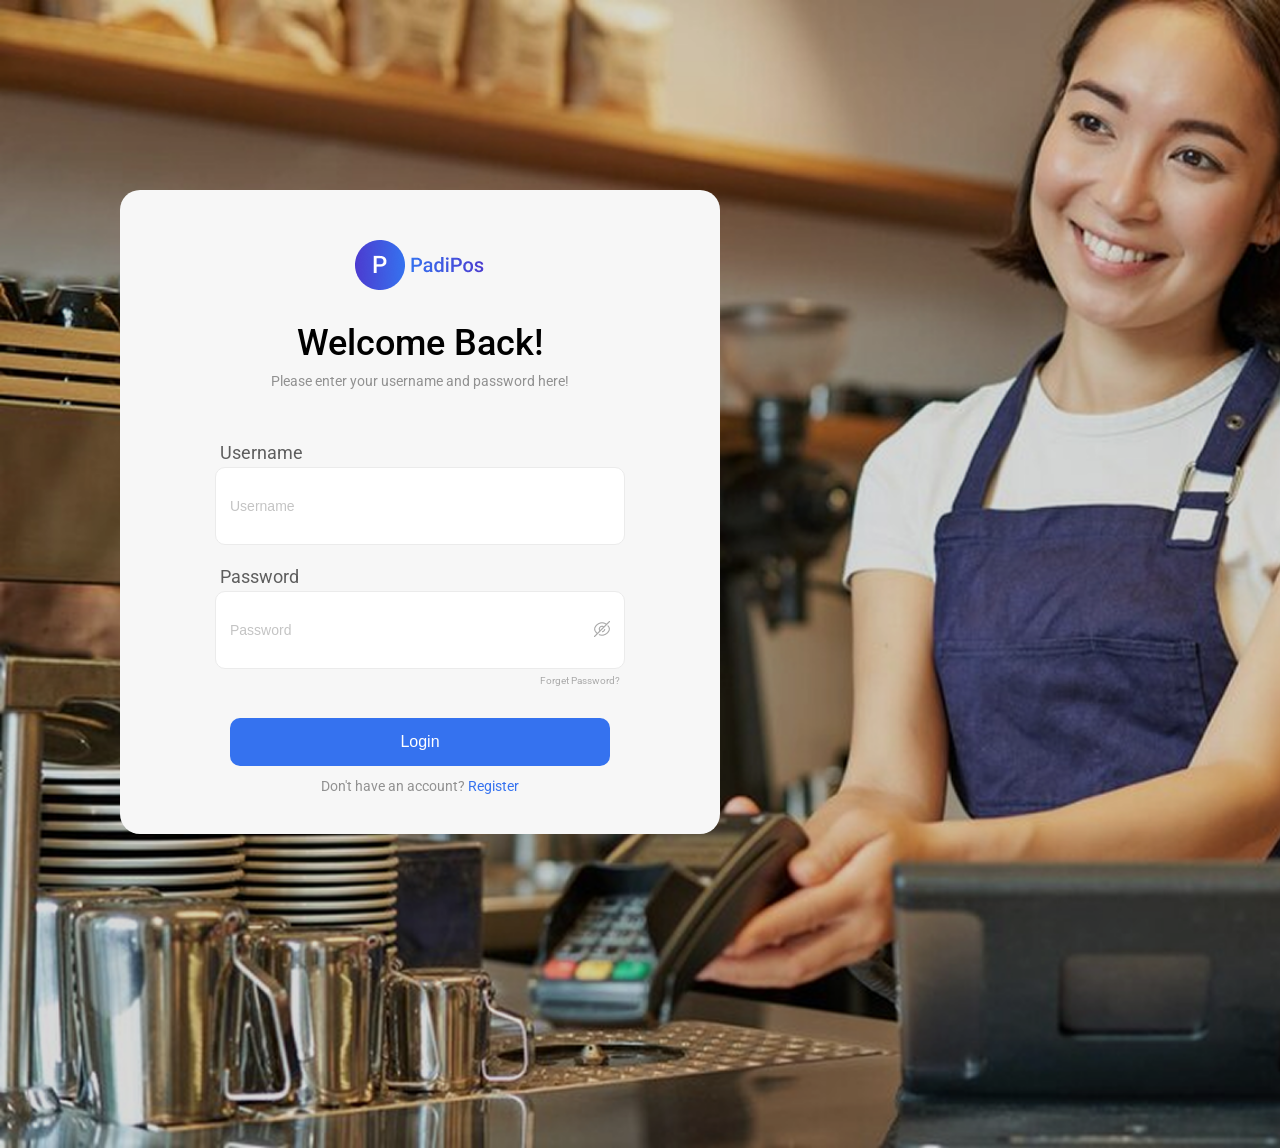
<file: index.html>
<!doctype html>
<html lang="en">
  <head>
    <meta charset="UTF-8" />
    <meta name="viewport" content="width=device-width, initial-scale=1.0" />
    <title>Login</title>
    <link rel="stylesheet" href="login.css" />

    <!-- Google Font -->
    <style>
      @import url("https://fonts.googleapis.com/css2?family=Roboto:ital,wght@0,100..900;1,100..900&display=swap");
    </style>
  </head>

  <body>
    <main>
      <div class="container">
        <div class="login-container">
          <div class="login-content">
            <!-- Logo -->
            <div class="login-logo">
              <img src="assets/login-logo.png" alt="Login Logo" />
            </div>
            <!-- Title -->
            <div class="login-title">
              <h1>Welcome Back!</h1>
              <h2>Please enter your username and password here!</h2>
            </div>
            <!-- Form -->
            <div class="login-form">
              <div class="form-username">
                <label>Username</label>
                <input
                  type="text"
                  name="username"
                  id="username"
                  placeholder="Username"
                />
              </div>
              <div class="form-password">
                <label>Password</label>
                <div class="password-wrapper">
                  <input
                    type="password"
                    name="password"
                    id="password"
                    placeholder="Password"
                  />
                  <span class="toggle-password" onclick="togglePassword()">
                    <img src="assets/eye-slash.png" alt="Show Password" />
                  </span>
                </div>
                <div class="forget-password">
                  <a href="reset_password.html">
                    <p>Forget Password?</p>
                  </a>
                </div>
              </div>
              <div class="form-button">
                <a href="cashier.html">
                  <button class="login">Login</button>
                </a>
              </div>
              <div class="form-register">
                <p>
                  Don't have an account?
                  <span
                    ><a href="register.html" target="_self">Register</a></span
                  >
                </p>
              </div>
            </div>
          </div>
        </div>
      </div>
    </main>
    <script>
      function togglePassword() {
        const input = document.getElementById("password");
        input.type = input.type === "password" ? "text" : "password";
      }
    </script>
  </body>
</html>
</file>
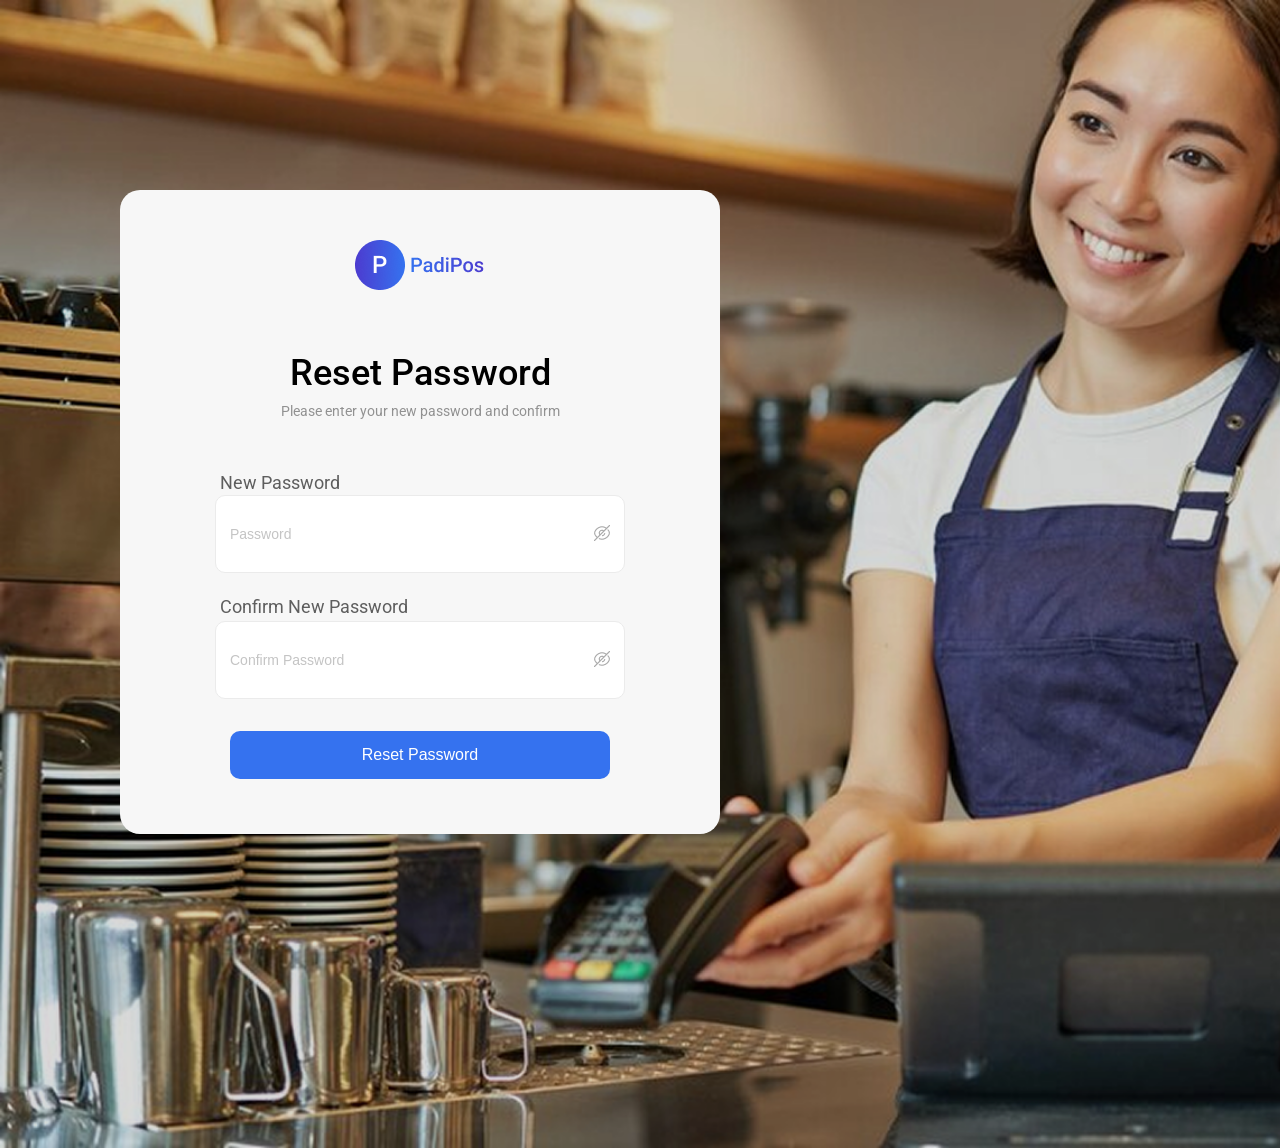
<file: new_password.html>
<!doctype html>
<html lang="en">
  <head>
    <meta charset="UTF-8" />
    <meta name="viewport" content="width=device-width, initial-scale=1.0" />
    <title>Reset Password</title>
    <link rel="stylesheet" href="new_password.css" />

    <!-- Google Font -->
    <style>
      @import url("https://fonts.googleapis.com/css2?family=Roboto:ital,wght@0,100..900;1,100..900&display=swap");
    </style>
  </head>
  <body>
    <main>
      <div class="container">
        <div class="new-password-container">
          <div class="new-password-content">
            <!-- Logo -->
            <div class="new-password-logo">
              <img src="assets/login-logo.png" alt="Reset Password Logo" />
            </div>
            <!-- Title -->
            <div class="new-password-title">
              <h1>Reset Password</h1>
              <h2>Please enter your new password and confirm</h2>
            </div>
            <!-- Form -->
            <div class="new-password-form">
              <div class="form-new-password">
                <label>New Password</label>
                <div class="password-wrapper">
                  <input
                    type="password"
                    name="password"
                    id="password"
                    placeholder="Password"
                  />
                  <span class="toggle-password" onclick="togglePassword()">
                    <img src="assets/eye-slash.png" alt="Show Password" />
                  </span>
                </div>
              </div>
              <div class="confirm-new-password">
                <label>Confirm New Password</label>
                <div class="password-wrapper">
                  <input
                    type="password"
                    name="confirm-password"
                    id="confirm-password"
                    placeholder="Confirm Password"
                  />
                  <span
                    class="toggle-password"
                    onclick="toggleConfirmPassword()"
                  >
                    <img src="assets/eye-slash.png" alt="Show Password" />
                  </span>
                </div>
              </div>
              <div class="form-button">
                <a href="index.html">
                  <button class="reset-password">Reset Password</button>
                </a>
              </div>
            </div>
          </div>
        </div>
      </div>
    </main>
    <script>
      function togglePassword() {
        const input = document.getElementById("password");
        input.type = input.type === "password" ? "text" : "password";
      }
      function toggleConfirmPassword() {
        const inputConfirm = document.getElementById("confirm-password");
        inputConfirm.type =
          inputConfirm.type === "password" ? "text" : "password";
      }
    </script>
  </body>
</html>
</file>
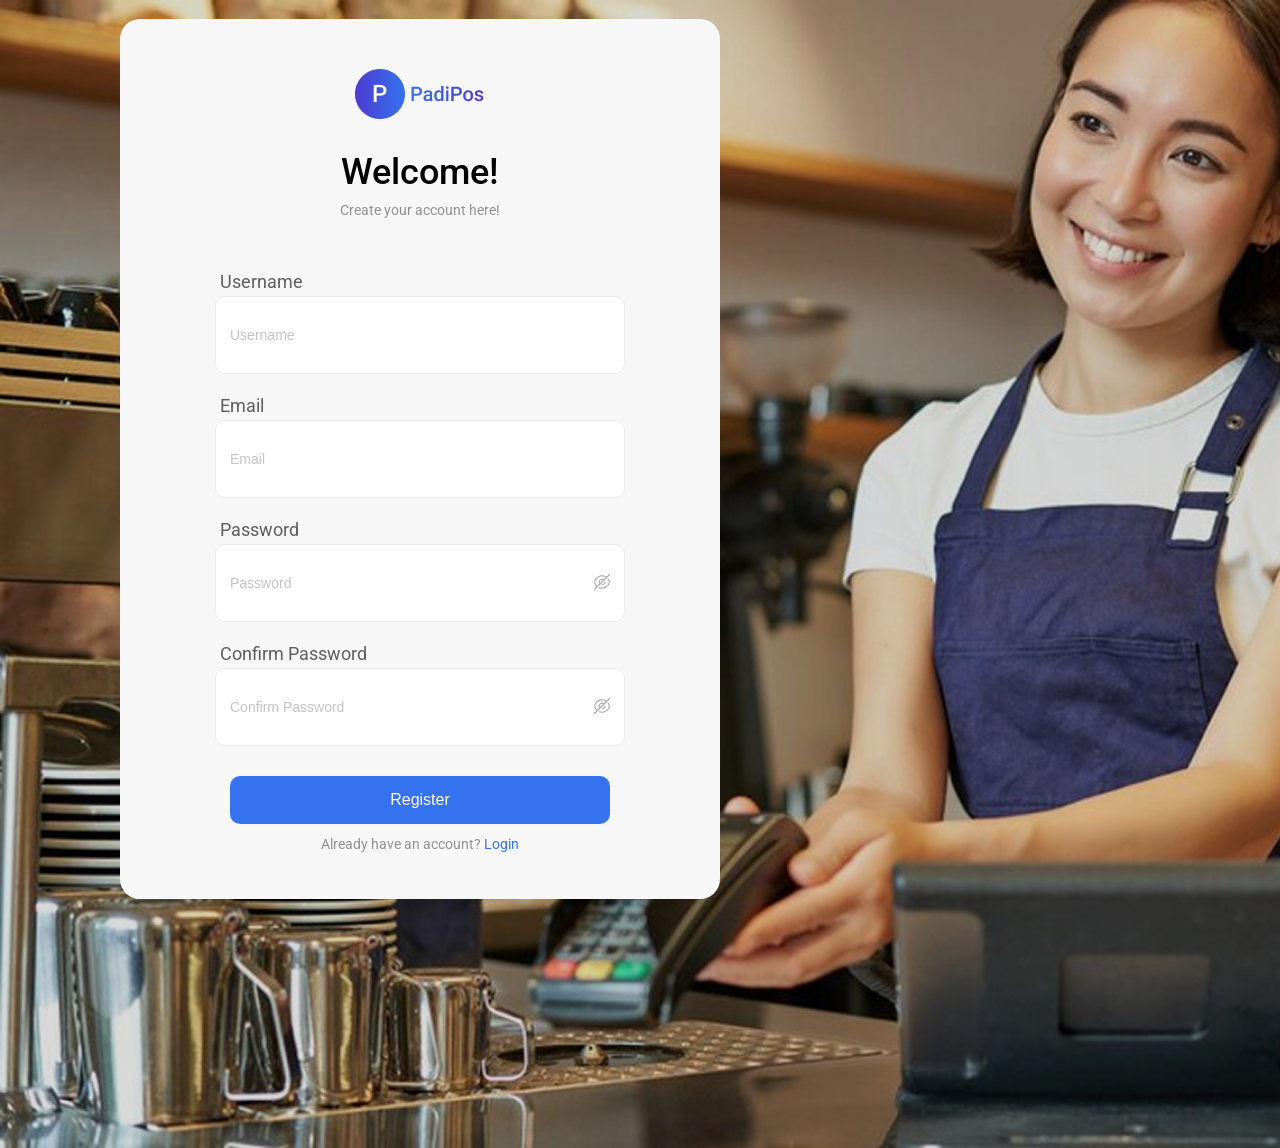
<file: register.html>
<!doctype html>
<html lang="en">
  <head>
    <meta charset="UTF-8" />
    <meta name="viewport" content="width=device-width, initial-scale=1.0" />
    <title>Register</title>
    <link rel="stylesheet" href="register.css" />

    <!-- Google Font -->
    <style>
      @import url("https://fonts.googleapis.com/css2?family=Roboto:ital,wght@0,100..900;1,100..900&display=swap");
    </style>
  </head>
  <body>
    <main>
      <div class="container">
        <div class="register-container">
          <div class="register-content">
            <!-- Logo -->
            <div class="register-logo">
              <img src="assets/login-logo.png" alt="Register Logo" />
            </div>

            <!-- Title -->
            <div class="register-title">
              <h1>Welcome!</h1>
              <h2>Create your account here!</h2>
            </div>

            <!-- Form -->
            <div class="register-form">
              <div class="form-username">
                <label>Username</label>
                <input
                  type="text"
                  name="username"
                  id="username"
                  placeholder="Username"
                />
              </div>
              <div class="form-email">
                <label>Email</label>
                <input
                  type="email"
                  name="email"
                  id="email"
                  placeholder="Email"
                />
              </div>
              <div class="form-password">
                <label>Password</label>
                <div class="password-wrapper">
                  <input
                    type="password"
                    name="password"
                    id="password"
                    placeholder="Password"
                  />
                  <span class="toggle-password" onclick="togglePassword()">
                    <img src="assets/eye-slash.png" alt="Show Password" />
                  </span>
                </div>
              </div>

              <div class="confirm-password">
                <label>Confirm Password</label>
                <div class="password-wrapper">
                  <input
                    type="password"
                    name="confirm-password"
                    id="confirm-password"
                    placeholder="Confirm Password"
                  />
                  <span
                    class="toggle-password"
                    onclick="toggleConfirmPassword()"
                  >
                    <img src="assets/eye-slash.png" alt="Show Password" />
                  </span>
                </div>
              </div>
              <div class="form-button">
                <a href="cashier.html">
                  <button class="register">Register</button>
                </a>
              </div>
              <div class="form-login">
                <p>
                  Already have an account?
                  <span><a href="index.html" target="_self">Login</a></span>
                </p>
              </div>
            </div>
          </div>
        </div>
      </div>
    </main>
    <script>
      function togglePassword() {
        const input = document.getElementById("password");
        input.type = input.type === "password" ? "text" : "password";
      }
      function toggleConfirmPassword() {
        const inputConfirm = document.getElementById("confirm-password");
        inputConfirm.type =
          inputConfirm.type === "password" ? "text" : "password";
      }
    </script>
  </body>
</html>
</file>
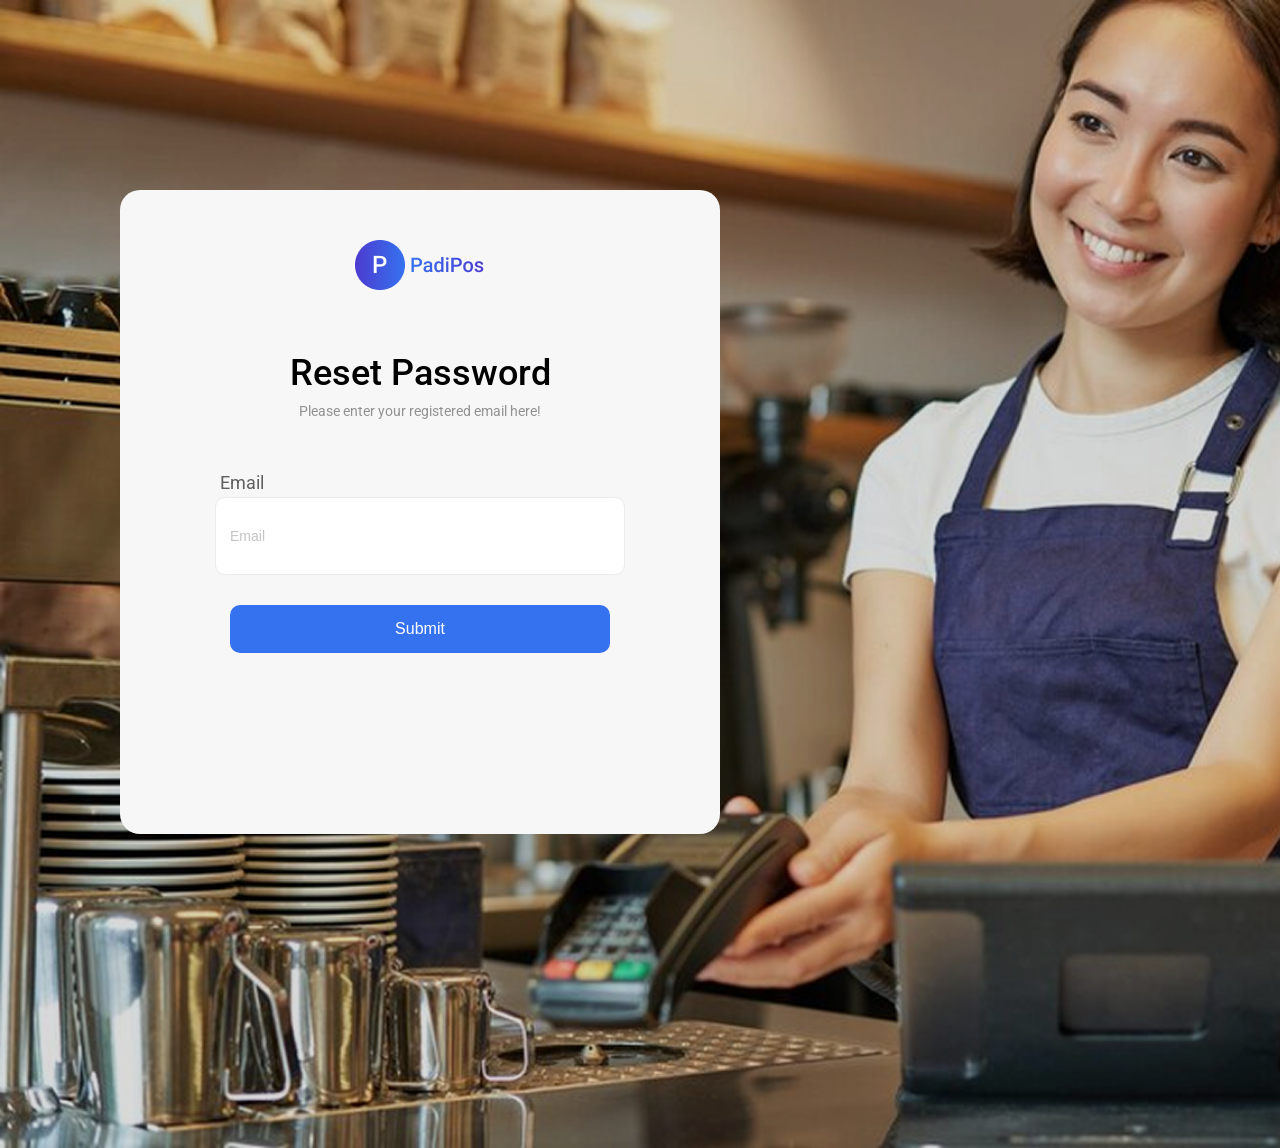
<file: reset_password.html>
<!doctype html>
<html lang="en">
  <head>
    <meta charset="UTF-8" />
    <meta name="viewport" content="width=device-width, initial-scale=1.0" />
    <title>Reset Password</title>
    <link rel="stylesheet" href="reset_password.css" />

    <!-- Google Font -->
    <style>
      @import url("https://fonts.googleapis.com/css2?family=Roboto:ital,wght@0,100..900;1,100..900&display=swap");
    </style>
  </head>
  <body>
    <main>
      <div class="container">
        <div class="reset-container">
          <div class="reset-content">
            <!-- Logo -->
            <div class="reset-logo">
              <img src="assets/login-logo.png" alt="Reset Password Logo" />
            </div>
            <!-- Title -->
            <div class="reset-title">
              <h1>Reset Password</h1>
              <h2>Please enter your registered email here!</h2>
            </div>
            <!-- Form -->
            <div class="reset-form">
              <div class="form-email">
                <label>Email</label>
                <input
                  type="email"
                  name="email"
                  id="email"
                  placeholder="Email"
                />
              </div>
              <div class="form-button">
                <a href="new_password.html">
                  <button class="submit">Submit</button>
                </a>
              </div>
            </div>
          </div>
        </div>
      </div>
    </main>
    <!-- <h1>Ini Halaman Reset Password</h1> -->
  </body>
</html>
</file>
<file: login.css>
* {
    margin: 0;
    padding: 0;
    font-weight: 400;
    font-size: 14px;
}

html body{
    font-family: "Roboto", sans-serif;
    margin: 0;
    padding: 0;
    overflow-x: hidden;
}

html body .container{
    width: 100%;
    height: 1148px;
    margin: 0 auto;
    background-image: url(assets/login_background.png);
    background-size: cover;
    /* background-position: center; */
    background-repeat: no-repeat;
}

body .container .login-container{
    width: 600px;
    height: 644px;
    background-color: #F7F7F7;
    position: absolute;
    top: 190px;
    left: 120px;
    border-radius: 20px;
    border-style: none;
    border: 4px
}

.container .login-container .login-content{
    display: flex;
    justify-content: center;
    align-items: center;
    flex-direction: column;
    margin-top: 50px;
    margin-left: 110px;
    margin-right: 110px;
    margin-bottom: 100px;
}

.login-container .login-content .login-logo{
    width: 130px;
    height: 50px;
}

.login-container .login-content .login-title{
    margin-top: 30px;
    /* margin-left: 100px;
    margin-right: 100px; */
    display: flex;
    justify-content: center;
    align-items: center;
    flex-direction: column;
    gap: 5px;
}

.login-content .login-title h1{
    font-weight: 500;
    font-size: 36px;
    line-height: 46px;
    letter-spacing: 0%;
    color: #000000;
}

.login-content .login-title h2{
    font-weight: 400;
    font-size: 14px;
    line-height: 20px;
    letter-spacing: 0%;
    color: #919191;
}

.login-container .login-content .login-form{
    margin-top: 50px;
    display: flex;
    justify-content: center;
    align-items: center;
    flex-direction: column;
}

.login-content .login-form .form-username{
    display: flex;
    flex-direction: column;
    gap: 2px;
}

.login-form .form-username label{
    font-weight: 400;
    font-size: 18px;
    line-height: 24px;
    letter-spacing: 0;
    color: #5E5E5E;
    padding-left: 5px;
    padding-right: 5px;
}

.login-form .form-username input{
    width: 380px;
    height: 48px;
    padding: 14px;
    gap: 10px;
    border-radius: 10px;
    border: 1px solid #EBEBEB;
}

.login-form .form-username input::placeholder{
    font-weight: 300;
    font-size: 14px;
    line-height: 20px;
    letter-spacing: 0;
    color: #C4C4C4;
}

.login-content .login-form .form-password{
    margin-top: 20px;
    display: flex;
    flex-direction: column;
    gap: 2px;
}

.login-form .form-password label{
    font-weight: 400;
    font-size: 18px;
    line-height: 24px;
    letter-spacing: 0;
    color: #5E5E5E;
    padding-left: 5px;
    padding-right: 5px;
}

.login-form .form-password .password-wrapper{
    display: flex;
    flex-direction: column;
    justify-content: space-around;
    align-items: flex-end;
}

.form-password .password-wrapper input{
    width: 380px;
    height: 48px;
    padding: 14px;
    gap: 10px;
    border-radius: 10px;
    border: 1px solid #EBEBEB;
}

.form-password .password-wrapper input::placeholder{
    font-weight: 300;
    font-size: 14px;
    line-height: 20px;
    letter-spacing: 0;
    color: #C4C4C4;
}

.form-password .password-wrapper span{
    cursor: pointer;
    position: absolute;
    margin-right: 14px;
    margin-top: 15px;
    margin-bottom: 15px;
}

.password-wrapper span img{
    width: 18px;
    height: 18px;
}

.login-form .form-password .forget-password{
    display: flex;
    flex-direction: row;
    justify-content: flex-end;
    margin-right: 5px;
    margin-top: 2px;
}

.form-password .forget-password a{
    text-decoration: none;
}

.forget-password a p{
    font-weight: 400;
    font-size: 10px;
    line-height: 15px;
    letter-spacing: 0;
    color: #ABABAB;
}

.forget-password a p:hover{
    text-decoration: underline;
    color: blue;
}

.login-content .login-form .form-button{
    margin-top: 30px;
}

.form-button a button{
    cursor: pointer;
    width: 380px;
    height: 48px;
    border-radius: 10px;
    border-style: none;
    background-color: #3572EF;
    color: #FFFFFF;
    font-weight: 400;
    font-size: 16px;
    line-height: 24px;
    letter-spacing: 0;
}

.login-content .login-form .form-register{
    margin-top: 10px;
}

.login-form .form-register p{
    font-weight: 400;
    font-size: 14px;
    line-height: 20px;
    letter-spacing: 0;
    color: #919191;
}

.form-register p a{
    text-decoration: none;
    color: #3572EF;
}
</file>
<file: new_password.css>
* {
    margin: 0;
    padding: 0;
    font-weight: 400;
    font-size: 14px;
}

html body{
    font-family: "Roboto", sans-serif;
    margin: 0;
    padding: 0;
    overflow-y: hidden;
}

html body .container{
    width: 100%;
    height: 1148px;
    margin: 0 auto;
    background-image: url(assets/login_background.png);
    background-size: cover;
    /* background-position: center; */
    background-repeat: no-repeat;
}

body .container .new-password-container{
    width: 600px;
    height: 644px;
    background-color: #F7F7F7;
    position: absolute;
    top: 190px;
    left: 120px;
    border-radius: 20px;
    border-style: none;
    border: 4px
}

.container .new-password-container .new-password-content{
    display: flex;
    justify-content: center;
    align-items: center;
    flex-direction: column;
    margin-top: 50px;
    margin-left: 110px;
    margin-right: 110px;
    margin-bottom: 100px;
}

.new-password-container .new-password-content .new-password-logo{
    width: 130px;
    height: 50px;
}

.new-password-container .new-password-content .new-password-title{
    margin-top: 60px;
    display: flex;
    justify-content: center;
    align-items: center;
    flex-direction: column;
    gap: 5px;
}

.new-password-content .new-password-title h1{
    font-weight: 500;
    font-size: 36px;
    line-height: 46px;
    letter-spacing: 0%;
    color: #000000;
}

.new-password-content .new-password-title h2{
    font-weight: 400;
    font-size: 14px;
    line-height: 20px;
    letter-spacing: 0%;
    color: #919191;
}

.new-password-container .new-password-content .new-password-form{
    margin-top: 50px;
    display: flex;
    justify-content: center;
    align-items: center;
    flex-direction: column;
    gap: 2px;
}

.new-password-form .form-new-password label{
    font-weight: 400;
    font-size: 18px;
    line-height: 24px;
    letter-spacing: 0;
    color: #5E5E5E;
    padding-left: 5px;
    padding-right: 5px;
}

.new-password-form .form-new-password .password-wrapper{
    display: flex;
    flex-direction: column;
    justify-content: space-around;
    align-items: flex-end;
}

.form-new-password .password-wrapper input{
    width: 380px;
    height: 48px;
    padding: 14px;
    gap: 10px;
    border-radius: 10px;
    border: 1px solid #EBEBEB;
}

.form-new-password .password-wrapper input::placeholder{
    font-weight: 300;
    font-size: 14px;
    line-height: 20px;
    letter-spacing: 0;
    color: #C4C4C4;
}

.form-new-password .password-wrapper span{
    cursor: pointer;
    position: absolute;
    margin-right: 14px;
    margin-top: 15px;
    margin-bottom: 15px;
}

.password-wrapper span img{
    width: 18px;
    height: 18px;
}

.new-password-content .new-password-form .confirm-new-password{
    margin-top: 20px;
    display: flex;
    flex-direction: column;
    gap: 2px;
}

.new-password-form .confirm-new-password label{
    font-weight: 400;
    font-size: 18px;
    line-height: 24px;
    letter-spacing: 0;
    color: #5E5E5E;
    padding-left: 5px;
    padding-right: 5px;
}

.new-password-form .confirm-new-password .password-wrapper{
    display: flex;
    flex-direction: column;
    justify-content: space-around;
    align-items: flex-end;
}

.confirm-new-password .password-wrapper input{
    width: 380px;
    height: 48px;
    padding: 14px;
    gap: 10px;
    border-radius: 10px;
    border: 1px solid #EBEBEB;
}

.confirm-new-password .password-wrapper input::placeholder{
    font-weight: 300;
    font-size: 14px;
    line-height: 20px;
    letter-spacing: 0;
    color: #C4C4C4;
}

.confirm-new-password .password-wrapper span{
    cursor: pointer;
    position: absolute;
    margin-right: 14px;
    margin-top: 15px;
    margin-bottom: 15px;
}

.password-wrapper span img{
    width: 18px;
    height: 18px;
}

.new-password-content .new-password-form .form-button{
    margin-top: 30px;
}

.form-button a button{
    cursor: pointer;
    width: 380px;
    height: 48px;
    border-radius: 10px;
    border-style: none;
    background-color: #3572EF;
    color: #FFFFFF;
    font-weight: 400;
    font-size: 16px;
    line-height: 24px;
    letter-spacing: 0;
}
</file>
<file: register.css>
* {
    margin: 0;
    padding: 0;
    font-weight: 400;
    font-size: 14px;
}

html body{
    font-family: "Roboto", sans-serif;
    margin: 0;
    padding: 0;
    overflow-y: hidden;
}

html body .container{
    width: 100%;
    height: 1148px;
    margin: 0 auto;
    background-image: url(assets/login_background.png);
    background-size: cover;
    /* background-position: center; */
    background-repeat: no-repeat;
}

body .container .register-container{
    width: 600px;
    height: 880px;
    background-color: #F7F7F7;
    position: absolute;
    top: 19px;
    left: 120px;
    /* bottom: 120px; */
    border-radius: 20px;
    border-style: none;
    border: 4px
}

.container .register-container .register-content{
    display: flex;
    justify-content: center;
    align-items: center;
    flex-direction: column;
    margin-top: 50px;
    margin-left: 110px;
    margin-right: 110px;
    margin-bottom: 100px;
}

.register-container .register-content .register-logo{
    width: 130px;
    height: 50px;
}

.register-container .register-content .register-title{
    margin-top: 30px;
    /* margin-left: 100px;
    margin-right: 100px; */
    display: flex;
    justify-content: center;
    align-items: center;
    flex-direction: column;
    gap: 5px;
}

.register-content .register-title h1{
    font-weight: 500;
    font-size: 36px;
    line-height: 46px;
    letter-spacing: 0%;
    color: #000000;
}

.register-content .register-title h2{
    font-weight: 400;
    font-size: 14px;
    line-height: 20px;
    letter-spacing: 0%;
    color: #919191;
}

.register-container .register-content .register-form{
    margin-top: 50px;
    display: flex;
    justify-content: center;
    align-items: center;
    flex-direction: column;
}

.register-content .register-form .form-username{
    display: flex;
    flex-direction: column;
    gap: 2px;
}

.register-form .form-username label{
    font-weight: 400;
    font-size: 18px;
    line-height: 24px;
    letter-spacing: 0;
    color: #5E5E5E;
    padding-left: 5px;
    padding-right: 5px;
}

.register-form .form-username input{
    width: 380px;
    height: 48px;
    padding: 14px;
    gap: 10px;
    border-radius: 10px;
    border: 1px solid #EBEBEB;
}

.register-form .form-username input::placeholder{
    font-weight: 300;
    font-size: 14px;
    line-height: 20px;
    letter-spacing: 0;
    color: #C4C4C4;
}

.register-content .register-form .form-email{
    display: flex;
    flex-direction: column;
    gap: 2px;
    margin-top: 20px;
}

.register-form .form-email label{
    font-weight: 400;
    font-size: 18px;
    line-height: 24px;
    letter-spacing: 0;
    color: #5E5E5E;
    padding-left: 5px;
    padding-right: 5px;
}

.register-form .form-email input{
    width: 380px;
    height: 48px;
    padding: 14px;
    gap: 10px;
    border-radius: 10px;
    border: 1px solid #EBEBEB;
}

.register-form .form-email input::placeholder{
    font-weight: 300;
    font-size: 14px;
    line-height: 20px;
    letter-spacing: 0;
    color: #C4C4C4;
}

.register-content .register-form .form-password{
    margin-top: 20px;
    display: flex;
    flex-direction: column;
    gap: 2px;
}

.register-form .form-password label{
    font-weight: 400;
    font-size: 18px;
    line-height: 24px;
    letter-spacing: 0;
    color: #5E5E5E;
    padding-left: 5px;
    padding-right: 5px;
}

.register-form .form-password .password-wrapper{
    display: flex;
    flex-direction: column;
    justify-content: space-around;
    align-items: flex-end;
}

.form-password .password-wrapper input{
    width: 380px;
    height: 48px;
    padding: 14px;
    gap: 10px;
    border-radius: 10px;
    border: 1px solid #EBEBEB;
}

.form-password .password-wrapper input::placeholder{
    font-weight: 300;
    font-size: 14px;
    line-height: 20px;
    letter-spacing: 0;
    color: #C4C4C4;
}

.form-password .password-wrapper span{
    cursor: pointer;
    position: absolute;
    margin-right: 14px;
    margin-top: 15px;
    margin-bottom: 15px;
}

.password-wrapper span img{
    width: 18px;
    height: 18px;
}

.register-content .register-form .confirm-password{
    margin-top: 20px;
    display: flex;
    flex-direction: column;
    gap: 2px;
}

.register-form .confirm-password label{
    font-weight: 400;
    font-size: 18px;
    line-height: 24px;
    letter-spacing: 0;
    color: #5E5E5E;
    padding-left: 5px;
    padding-right: 5px;
}

.register-form .confirm-password .password-wrapper{
    display: flex;
    flex-direction: column;
    justify-content: space-around;
    align-items: flex-end;
}

.confirm-password .password-wrapper input{
    width: 380px;
    height: 48px;
    padding: 14px;
    gap: 10px;
    border-radius: 10px;
    border: 1px solid #EBEBEB;
}

.confirm-password .password-wrapper input::placeholder{
    font-weight: 300;
    font-size: 14px;
    line-height: 20px;
    letter-spacing: 0;
    color: #C4C4C4;
}

.confirm-password .password-wrapper span{
    cursor: pointer;
    position: absolute;
    margin-right: 14px;
    margin-top: 15px;
    margin-bottom: 15px;
}

.password-wrapper span img{
    width: 18px;
    height: 18px;
}

.register-content .register-form .form-button{
    margin-top: 30px;
}

.form-button a button{
    cursor: pointer;
    width: 380px;
    height: 48px;
    border-radius: 10px;
    border-style: none;
    background-color: #3572EF;
    color: #FFFFFF;
    font-weight: 400;
    font-size: 16px;
    line-height: 24px;
    letter-spacing: 0;
}

.register-content .register-form .form-login{
    margin-top: 10px;
}

.register-form .form-login p{
    font-weight: 400;
    font-size: 14px;
    line-height: 20px;
    letter-spacing: 0;
    color: #919191;
}

.form-login p a{
    text-decoration: none;
    color: #3572EF;
}
</file>
